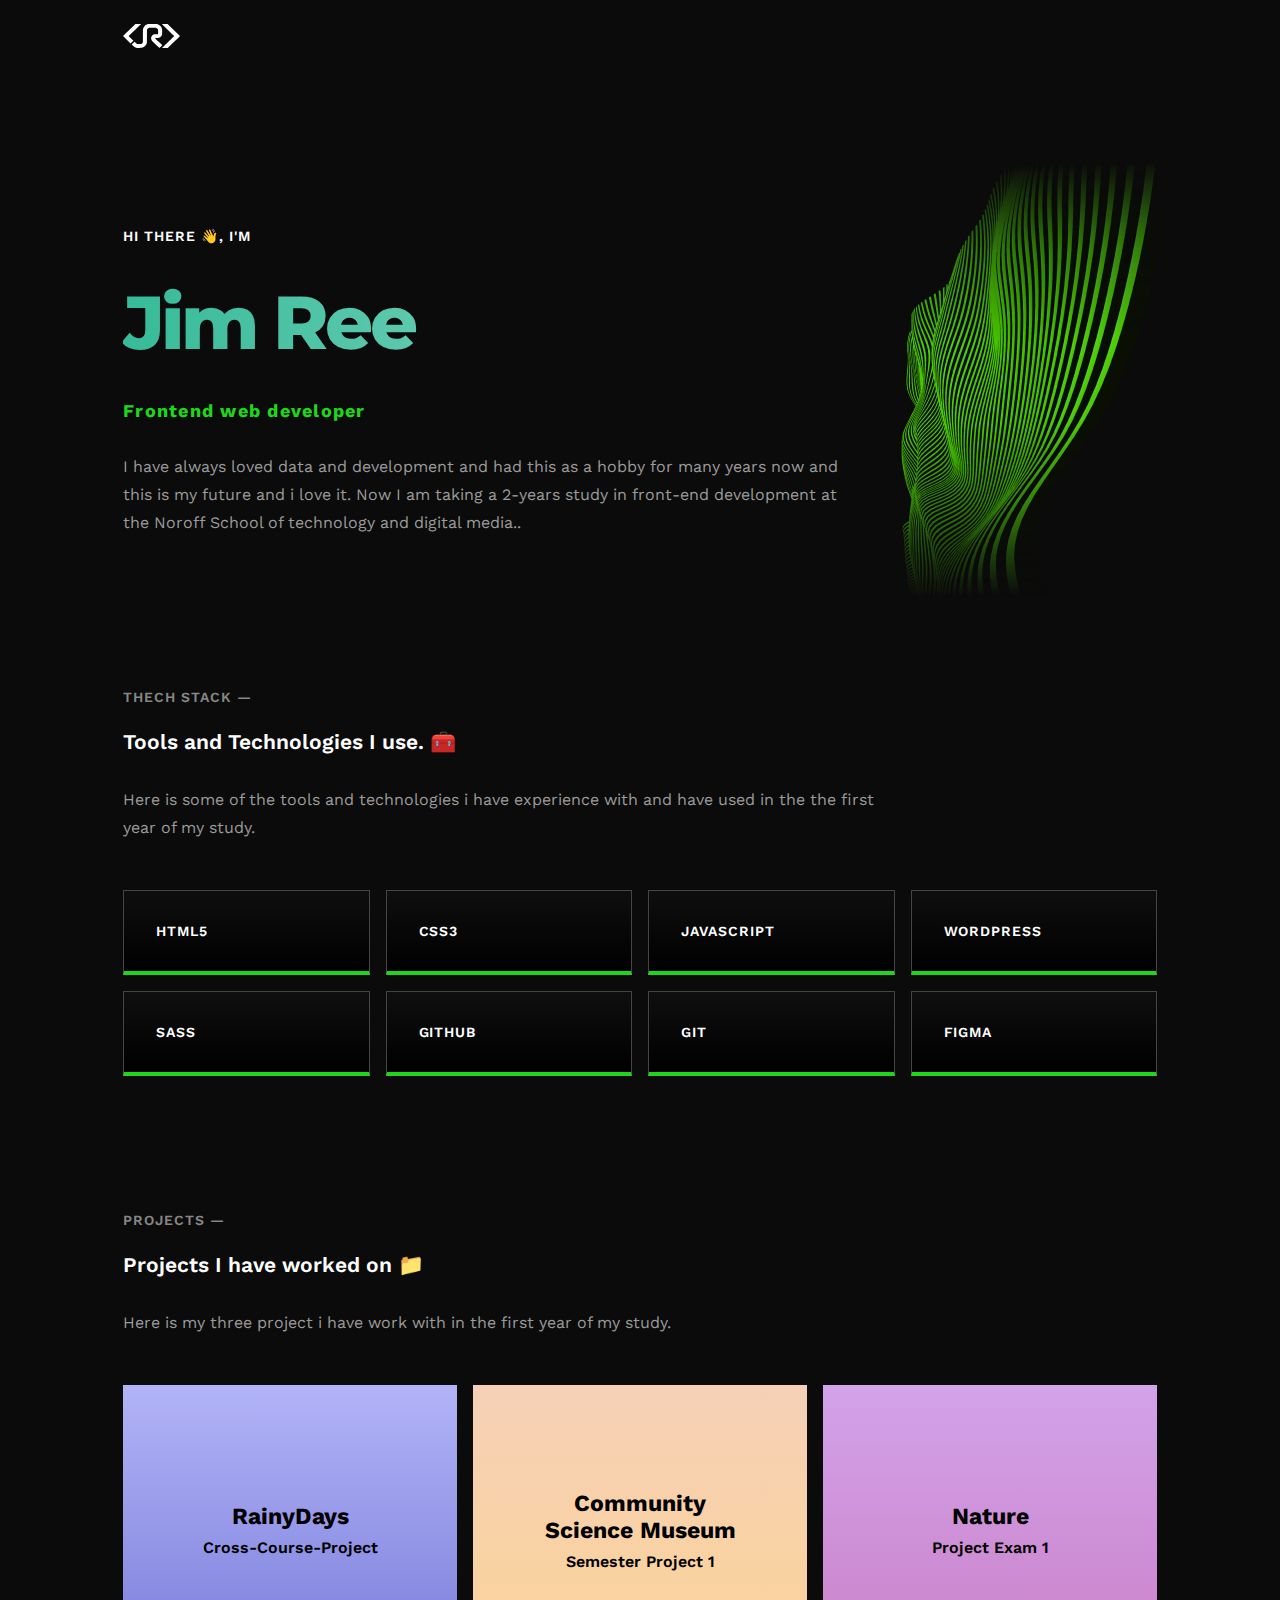
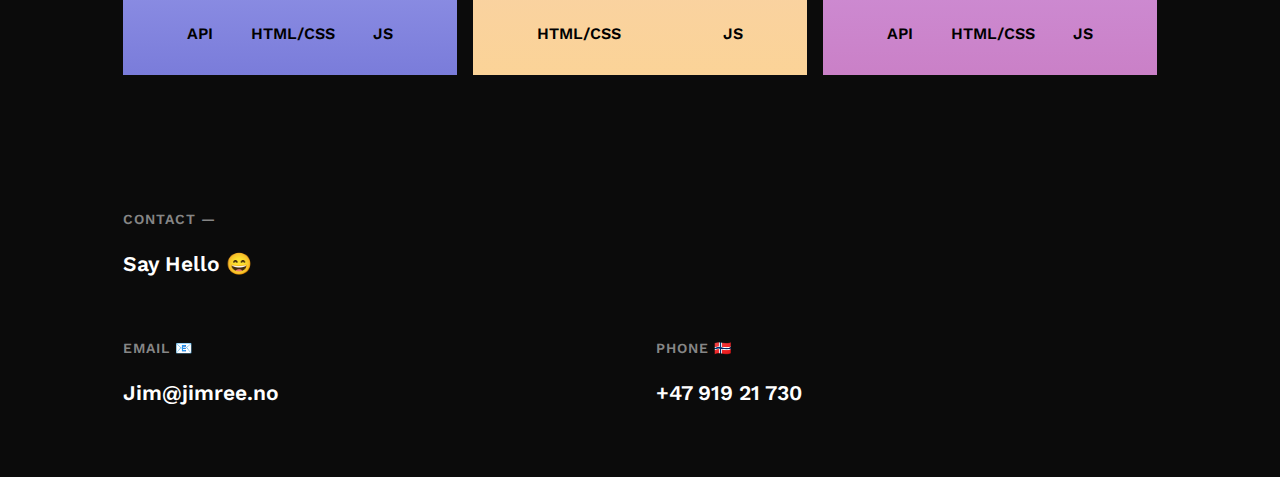
<file: index.html>
<!DOCTYPE html>
<html lang="en">
  <head>
    <meta charset="UTF-8" />
    <meta http-equiv="X-UA-Compatible" content="IE=edge" />
    <title>Jim Ree | Portfolio</title>
    <meta name="viewport" content="width=device-width, initial-scale=1.0" />
    <link rel="stylesheet" href="styles/globals.css" />
    <link rel="stylesheet" href="styles/home.css" />
    <link
      rel="apple-touch-icon"
      sizes="180x180"
      href="/assets/apple-touch-icon.png"
    />
    <link
      rel="icon"
      type="image/png"
      sizes="32x32"
      href="/assets/favicon-32x32.png"
    />
    <link
      rel="icon"
      type="image/png"
      sizes="16x16"
      href="/assets/favicon-16x16.png"
    />
    <link rel="preconnect" href="https://fonts.gstatic.com" />
    <link
      href="https://fonts.googleapis.com/css2?family=Montserrat:wght@700;800&display=swap"
      rel="stylesheet"
    />
    <link
      href="https://fonts.googleapis.com/css2?family=Work+Sans:wght@400;600;700&display=swap"
      rel="stylesheet"
    />
    <link
      rel="stylesheet"
      href="https://cdnjs.cloudflare.com/ajax/libs/font-awesome/5.15.3/css/all.min.css"
      integrity="sha512-iBBXm8fW90+nuLcSKlbmrPcLa0OT92xO1BIsZ+ywDWZCvqsWgccV3gFoRBv0z+8dLJgyAHIhR35VZc2oM/gI1w=="
      crossorigin="anonymous"
      referrerpolicy="no-referrer"
    />
    <link rel="manifest" href="/site.webmanifest" />
    <meta name="theme-color" content="#0b0b0b" />
    <meta name="description" content="Jim Ree Portfolio" />
    <meta
      name="Keywords"
      content="Jim Ree, Portfolio, Front-End Developer, Webutvikler, Software Engineer, Norway, Norge"
    />

    <!--w -->
    <meta property="og:site_name" content="jimree.no" />
    <meta property="og:title" content="Jim Ree Portfolio" />
    <meta
      property="og:description"
      content="I’m a front-end developer based in Norway."
    />
    <meta property="og:image" itemprop="image" content="/assets/card.jpg" />
    <meta property="og:type" content="website" />

    <!--t -->
    <meta name="twitter:card" content="summary_large_image" />
    <meta name="twitter:title" content="jimree.no" />
    <meta
      name="twitter:description"
      content="I’m a front-end developer based in Norway."
    />
    <meta name="twitter:image" content="/assets/card.jpg" />
    <meta name="twitter:app:country" content="No" />
  </head>

  <body>
    <!--navbar -->
    <nav role="navigation" aria-label="navigation">
      <div class="container">
        <div class="flex__between">
          <a href="/" class="nav__logo">
            <img src="assets/Jim-Ree-logo.svg" alt="Jim ree logo" />
          </a>
          <div class="nav__socials">
            <a
              href="https://www.linkedin.com/in/jim-ree/"
              target="_blank"
              rel="noopener noreferrer"
            >
              <span class="fab fa-linkedin-in"></span>
            </a>
            <a
              href="https://www.facebook.com/jimreeyupp76/"
              target="_blank"
              rel="noopener noreferrer"
            >
              <span class="fab fa-facebook-square"></span>
            </a>
          </div>
        </div>
      </div>
    </nav>
    <!--section -->
    <section id="scroll-area">
      <header class="padding__t5">
        <div class="container">
          <div class="hero__content">
            <p class="heading__min">Hi there <span>👋</span>, I'm</p>
            <h1 class="heading__xlg gradients">Jim Ree</h1>
            <p class="heading__neut">Frontend web developer</p>
            <p class="prgh">
              I have always loved data and development and had this as a hobby
              for many years now and this is my future and i love it. Now I am
              taking a 2-years study in front-end development at the Noroff
              School of technology and digital media..
            </p>
          </div>
          <div class="hero__cover">
            <img src="assets/header__img.png" alt="header illustration" />
          </div>
        </div>
      </header>
      <main>
        <section class="padding__t5 container">
          <div class="s01__content">
            <h1 class="heading__min heading__alt">Thech stack &mdash;</h1>
            <h2 class="heading__norm">
              Tools and Technologies I use. <span>🧰</span>
            </h2>
            <p class="prgh">
              Here is some of the tools and technologies i have experience with
              and have used in the the first year of my study.
            </p>
          </div>
          <div class="s01__grid">
            <div class="s01__cardWrapper">
              <div class="s01__cardContent">
                <span class="heading__min">HTML5</span>
                <span class="fab fa-html5"></span>
              </div>
            </div>

            <div class="s01__cardWrapper">
              <div class="s01__cardContent">
                <span class="heading__min">CSS3</span>
                <span class="fab fa-css3-alt"></span>
              </div>
            </div>

            <div class="s01__cardWrapper">
              <div class="s01__cardContent">
                <span class="heading__min">JavaScript</span>
                <span class="fab fa-js"></span>
              </div>
            </div>

            <div class="s01__cardWrapper">
              <div class="s01__cardContent">
                <span class="heading__min">Wordpress</span>
                <span class="fab fa-wordpress"></span>
              </div>
            </div>

            <div class="s01__cardWrapper">
              <div class="s01__cardContent">
                <span class="heading__min">Sass</span>
                <span class="fab fa-sass"></span>
              </div>
            </div>

            <div class="s01__cardWrapper">
              <div class="s01__cardContent">
                <span class="heading__min">Github</span>
                <span class="fab fa-github"></span>
              </div>
            </div>

            <div class="s01__cardWrapper">
              <div class="s01__cardContent">
                <span class="heading__min">Git</span>
                <span class="fab fa-git-alt"></span>
              </div>
            </div>

            <div class="s01__cardWrapper">
              <div class="s01__cardContent">
                <span class="heading__min">Figma</span>
                <span class="fab fa-figma"></span>
              </div>
            </div>
          </div>
        </section>
        <section class="padding__t5 container">
          <div class="s02__content">
            <h1 class="heading__min heading__alt">Projects &mdash;</h1>
            <h2 class="heading__norm">
              Projects I have worked on <span>📁</span>
            </h2>
            <p class="prgh">
              Here is my three project i have work with in the first year of my
              study.
            </p>
          </div>
          <div class="s02__grid">
            <div class="s02__projectCard">
              <ul>
                <li>
                  <a href="report-2.html">
                    <span>report</span>
                    <span class="fas fa-newspaper"></span>
                  </a>
                </li>
                <li>
                  <a
                    href="https://github.com/Yupp76/rd-v2"
                    target="_blank"
                    rel="noopener noreferrer"
                  >
                    <span>github</span>
                    <span class="fab fa-github"></span>
                  </a>
                </li>
                <li>
                  <a
                    href="https://raindays-v2.netlify.app/"
                    target="_blank"
                    rel="noopener noreferrer"
                  >
                    <span>demo</span>
                    <span class="fas fa-external-link-alt"></span>
                  </a>
                </li>
              </ul>
              <div>
                <h3 class="heading__norm">RainyDays</h3>
                <span>Cross-Course-Project</span>
              </div>
              <ul>
                <li>API</li>
                <li>HTML/CSS</li>
                <li>JS</li>
              </ul>
            </div>

            <div class="s02__projectCard">
              <ul>
                <li>
                  <a href="report-1.html">
                    <span>report</span>
                    <span class="fas fa-newspaper"></span>
                  </a>
                </li>
                <li>
                  <a
                    href="https://github.com/Yupp76/csm-v2"
                    target="_blank"
                    rel="noopener noreferrer"
                  >
                    <span>github</span>
                    <span class="fab fa-github"></span>
                  </a>
                </li>
                <li>
                  <a
                    href="https://csm-v2.netlify.app/"
                    target="_blank"
                    rel="noopener noreferrer"
                  >
                    <span>demo</span>
                    <span class="fas fa-external-link-alt"></span>
                  </a>
                </li>
              </ul>
              <div>
                <h3 class="heading__norm">Community Science Museum</h3>
                <span>Semester Project 1</span>
              </div>
              <ul>
                <li>HTML/CSS</li>
                <li>JS</li>
              </ul>
            </div>

            <div class="s02__projectCard">
              <ul>
                <li>
                  <a href="report-3.html">
                    <span>report</span>
                    <span class="fas fa-newspaper"></span>
                  </a>
                </li>
                <li>
                  <a
                    href="https://github.com/Yupp76/nature-v2"
                    target="_blank"
                    rel="noopener noreferrer"
                  >
                    <span>github</span>
                    <span class="fab fa-github"></span>
                  </a>
                </li>
                <li>
                  <a
                    href="https://nature-v2.netlify.app/"
                    target="_blank"
                    rel="noopener noreferrer"
                  >
                    <span>demo</span>
                    <span class="fas fa-external-link-alt"></span>
                  </a>
                </li>
              </ul>
              <div>
                <h3 class="heading__norm">Nature</h3>
                <span>Project Exam 1</span>
              </div>
              <ul>
                <li>API</li>
                <li>HTML/CSS</li>
                <li>JS</li>
              </ul>
            </div>
          </div>
        </section>
      </main>
      <footer class="padding__t5 container">
        <div class="s03__grid">
          <div class="s03__title">
            <h1 class="heading__min heading__alt">Contact &mdash;</h1>
            <h2 class="heading__norm">Say Hello <span>😄</span></h2>
          </div>
          <div class="s03__email">
            <h3 class="heading__min heading__alt">Email <span>📧</span></h3>
            <a class="heading__norm" href="mailto:Jim@jimree.no"
              >Jim@jimree.no</a
            >
          </div>
          <div class="s03__phone">
            <h4 class="heading__min heading__alt">Phone <span>🇳🇴</span></h4>
            <a class="heading__norm" href="tel:+4791921730">+47 919 21 730</a>
          </div>
        </div>
      </footer>
    </section>
    <script src="scripts/smooth-scroll.js"></script>
  </body>
</html>
</file>
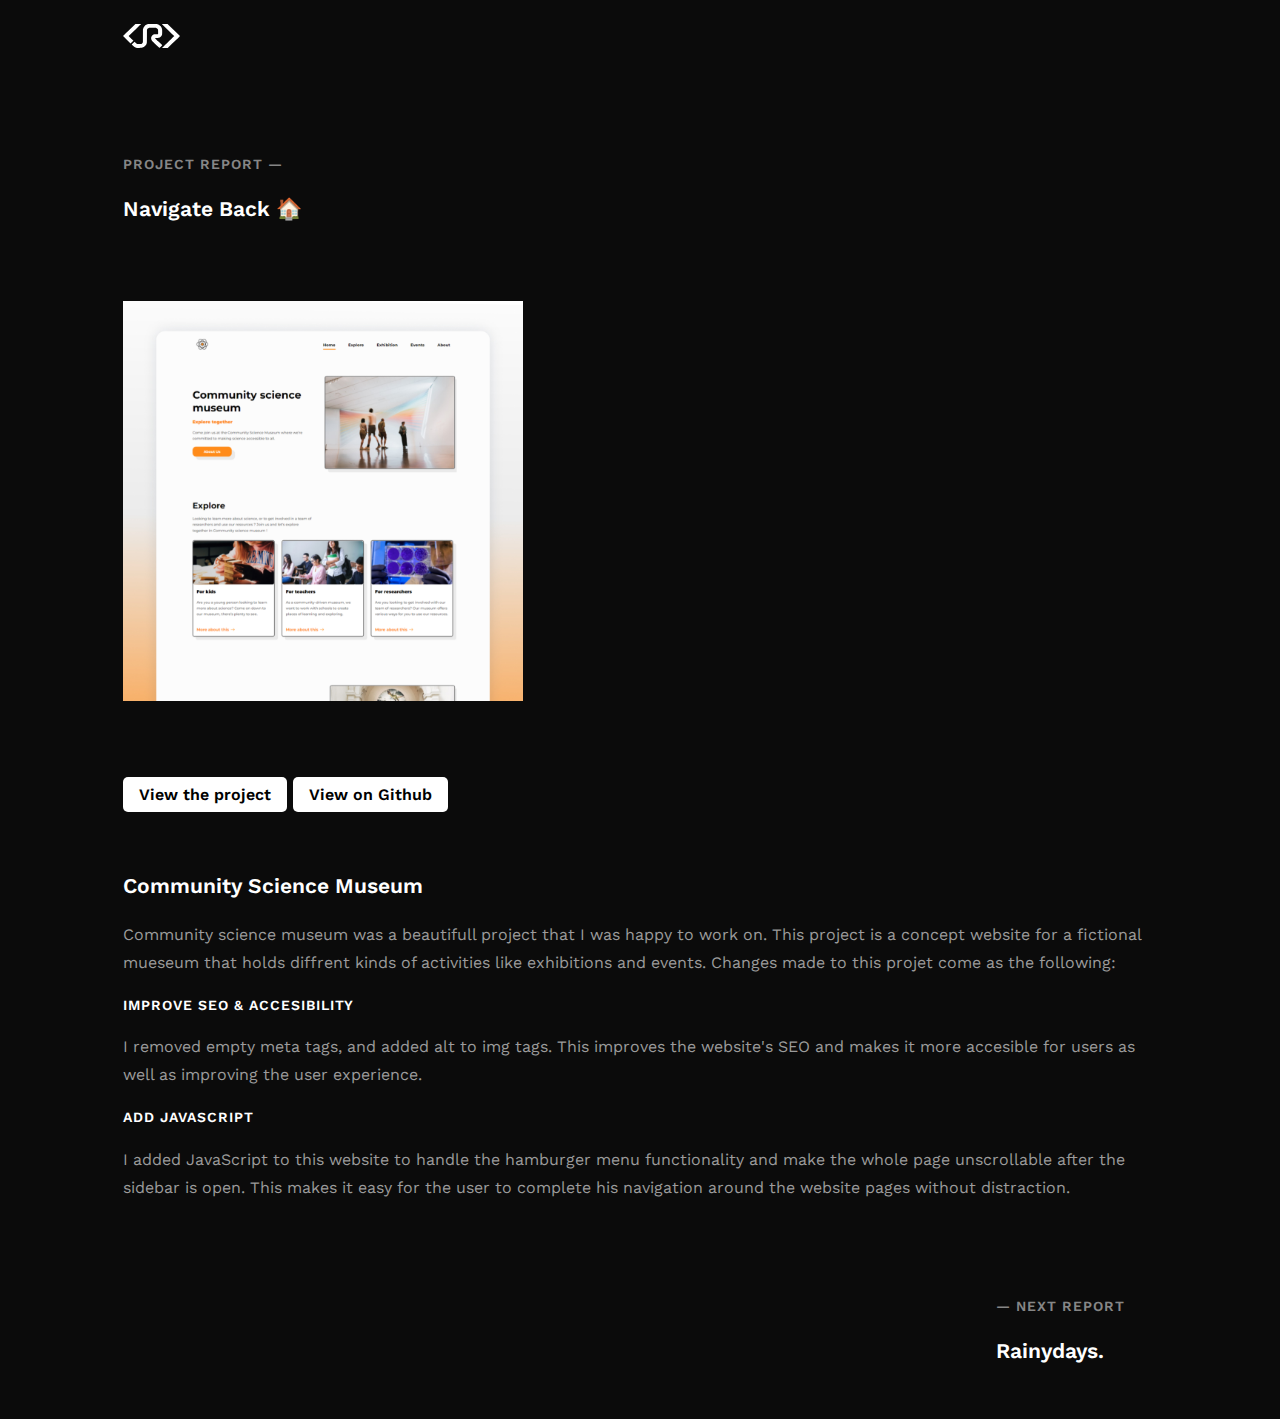
<file: report-1.html>
<!DOCTYPE html>
<html lang="en">
  <head>
    <meta charset="UTF-8" />
    <meta http-equiv="X-UA-Compatible" content="IE=edge" />
    <title>Jim Ree | Community Science Museum</title>
    <meta name="viewport" content="width=device-width, initial-scale=1.0" />
    <link rel="stylesheet" href="styles/globals.css" />
    <link rel="stylesheet" href="styles/project.css" />
    <link
      rel="apple-touch-icon"
      sizes="180x180"
      href="/assets/apple-touch-icon.png"
    />
    <link
      rel="icon"
      type="image/png"
      sizes="32x32"
      href="/assets/favicon-32x32.png"
    />
    <link
      rel="icon"
      type="image/png"
      sizes="16x16"
      href="/assets/favicon-16x16.png"
    />
    <link rel="preconnect" href="https://fonts.gstatic.com" />
    <link
      href="https://fonts.googleapis.com/css2?family=Montserrat:wght@700;800&display=swap"
      rel="stylesheet"
    />
    <link
      href="https://fonts.googleapis.com/css2?family=Work+Sans:wght@400;600;700&display=swap"
      rel="stylesheet"
    />
    <link
      rel="stylesheet"
      href="https://cdnjs.cloudflare.com/ajax/libs/font-awesome/5.15.3/css/all.min.css"
      integrity="sha512-iBBXm8fW90+nuLcSKlbmrPcLa0OT92xO1BIsZ+ywDWZCvqsWgccV3gFoRBv0z+8dLJgyAHIhR35VZc2oM/gI1w=="
      crossorigin="anonymous"
      referrerpolicy="no-referrer"
    />
    <link rel="manifest" href="/site.webmanifest" />
    <meta name="theme-color" content="#0b0b0b" />
    <meta name="description" content="Jim Ree Project report" />
    <meta
      name="Keywords"
      content="Jim Ree, Portfolio, Front-End Developer, Webutvikler, Software Engineer, Norway, Norge"
    />

    <!--w -->
    <meta property="og:site_name" content="jimree.no" />
    <meta
      property="og:title"
      content="Jim Ree Community Science Museum report"
    />
    <meta
      property="og:description"
      content="Community Science Museum project report."
    />
    <meta property="og:image" itemprop="image" content="/assets/card.jpg" />
    <meta property="og:type" content="website" />

    <!--t -->
    <meta name="twitter:card" content="summary_large_image" />
    <meta name="twitter:title" content="jimree.no" />
    <meta
      name="twitter:description"
      content="Community Science Museum project report"
    />
    <meta name="twitter:image" content="/assets/report_cover_1.jpg" />
    <meta name="twitter:app:country" content="No" />
  </head>

  <body>
    <!--navbar -->
    <nav role="navigation" aria-label="navigation">
      <div class="container">
        <div class="flex__between">
          <a href="/" class="nav__logo">
            <img src="assets/Jim-Ree-logo.svg" alt="Jim ree logo" />
          </a>
          <div class="nav__socials">
            <a
              href="https://www.linkedin.com/in/jim-ree/"
              target="_blank"
              rel="noopener noreferrer"
            >
              <span class="fab fa-linkedin-in"></span>
            </a>
            <a
              href="https://www.facebook.com/jimreeyupp76/"
              target="_blank"
              rel="noopener noreferrer"
            >
              <span class="fab fa-facebook-square"></span>
            </a>
          </div>
        </div>
      </div>
    </nav>
    <!--section -->
    <section id="scroll-area">
      <main class="padding__t5 container">
        <div class="s01__head">
          <h1 class="heading__min heading__alt">Project Report &mdash;</h1>
          <a href="/" class="heading__norm"
            ><span class="fas fa-arrow-left"></span> Navigate Back
            <span>🏠</span></a
          >
        </div>
        <div class="padding__t5 s01__cover">
          <img
            src="assets/report_cover_1.jpg"
            alt="Rainydays Website illustration"
          />
        </div>
        <div class="s01__content padding__t5">
          <ul class="s01__buttons">
            <li>
              <a
                href="https://csm-v2.netlify.app/"
                target="_blank"
                rel="noopener noreferrer"
                class="btn__bw"
              >
                View the project
              </a>
            </li>
            <li>
              <a
                href="https://github.com/Yupp76/csm-v2"
                target="_blank"
                rel="noopener noreferrer"
                class="btn__bw"
              >
                View on Github
              </a>
            </li>
          </ul>
          <div class="prgh">
            <h2 class="heading__norm">Community Science Museum</h2>
            <p>
              Community science museum was a beautifull project that I was happy
              to work on. This project is a concept website for a fictional
              mueseum that holds diffrent kinds of activities like exhibitions
              and events. Changes made to this projet come as the following:
            </p>
            <h3 class="heading__min heading__sm">Improve SEO & accesibility</h3>
            <p>
              I removed empty meta tags, and added alt to img tags. This
              improves the website's SEO and makes it more accesible for users
              as well as improving the user experience.
            </p>
            <h3 class="heading__min heading__sm">Add JavaScript</h3>
            <p>
              I added JavaScript to this website to handle the hamburger menu
              functionality and make the whole page unscrollable after the
              sidebar is open. This makes it easy for the user to complete his
              navigation around the website pages without distraction.
            </p>
          </div>
        </div>
      </main>
      <footer>
        <nav class="projects__nav container" role="navigation">
          <ul class="rightside">
            <li>
              <span class="heading__min heading__alt">&mdash; Next Report</span>
              <a href="report-2.html" class="heading__norm"
                >Rainydays. <span class="fas fa-arrow-right"></span
              ></a>
            </li>
          </ul>
        </nav>
      </footer>
    </section>

    <script src="scripts/smooth-scroll.js"></script>
  </body>
</html>
</file>
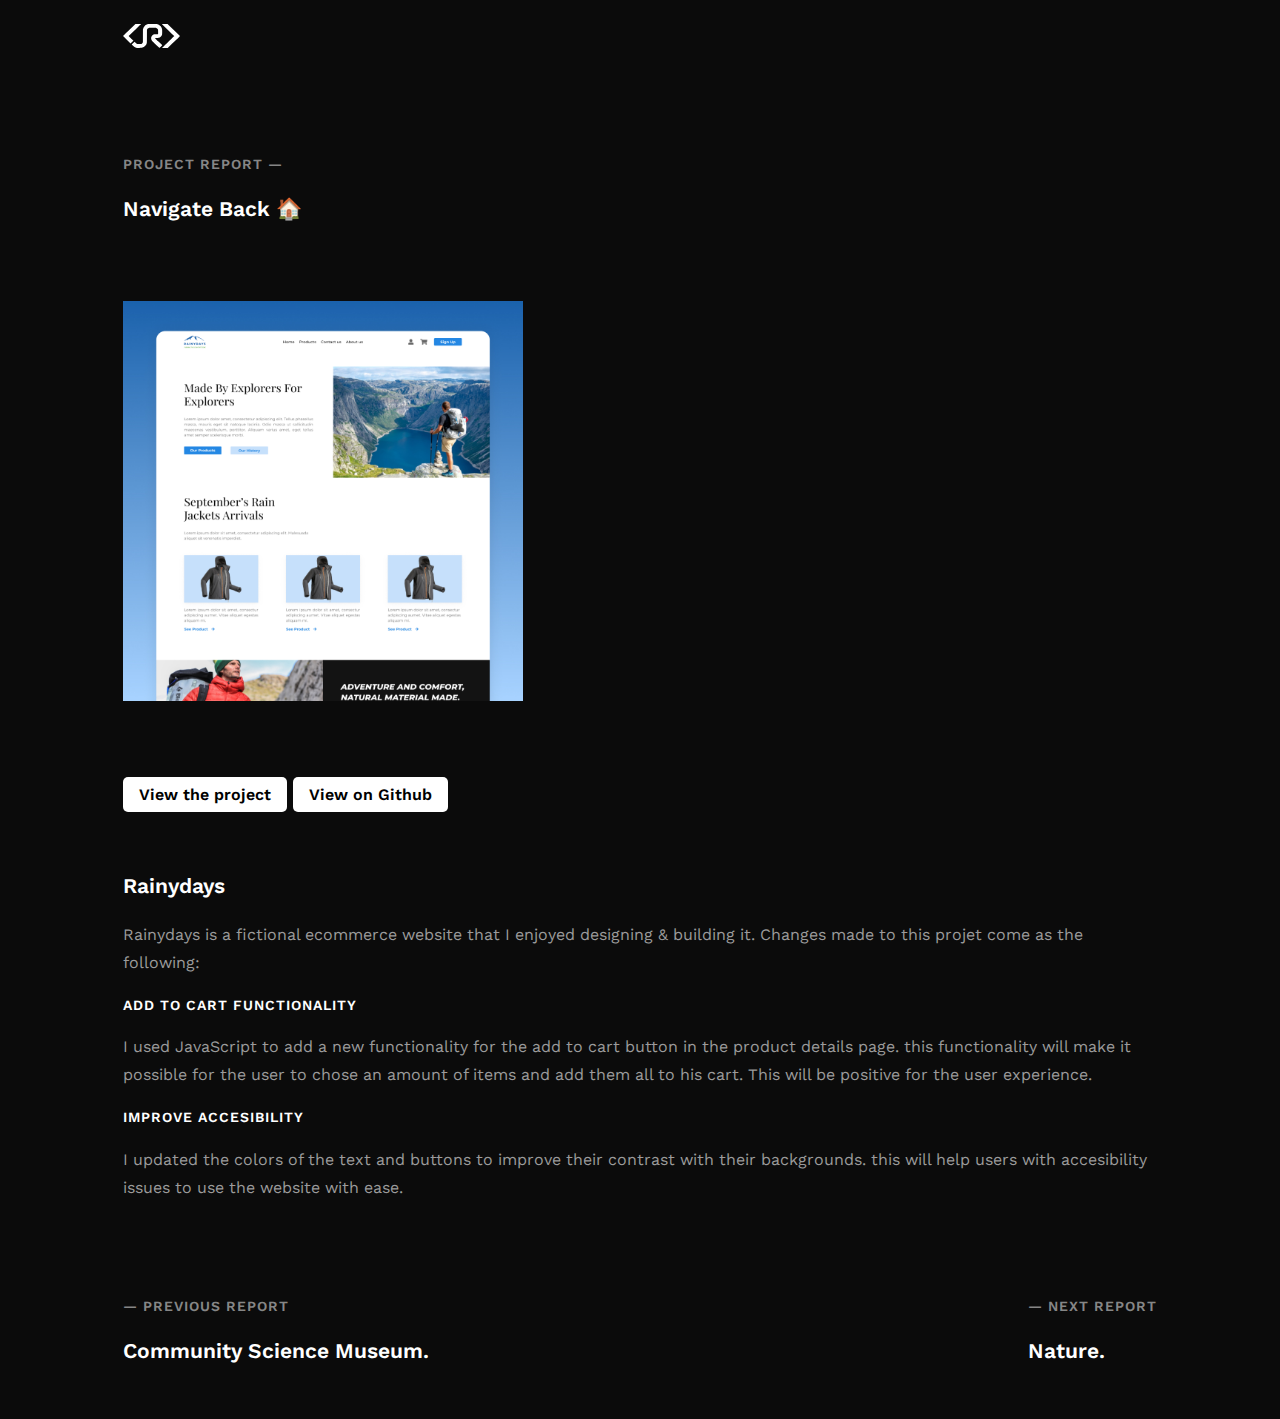
<file: report-2.html>
<!DOCTYPE html>
<html lang="en">
  <head>
    <meta charset="UTF-8" />
    <meta http-equiv="X-UA-Compatible" content="IE=edge" />
    <title>Jim Ree | Rainydays</title>
    <meta name="viewport" content="width=device-width, initial-scale=1.0" />
    <link rel="stylesheet" href="styles/globals.css" />
    <link rel="stylesheet" href="styles/project.css" />
    <link
      rel="apple-touch-icon"
      sizes="180x180"
      href="/assets/apple-touch-icon.png"
    />
    <link
      rel="icon"
      type="image/png"
      sizes="32x32"
      href="/assets/favicon-32x32.png"
    />
    <link
      rel="icon"
      type="image/png"
      sizes="16x16"
      href="/assets/favicon-16x16.png"
    />
    <link rel="preconnect" href="https://fonts.gstatic.com" />
    <link
      href="https://fonts.googleapis.com/css2?family=Montserrat:wght@700;800&display=swap"
      rel="stylesheet"
    />
    <link
      href="https://fonts.googleapis.com/css2?family=Work+Sans:wght@400;600;700&display=swap"
      rel="stylesheet"
    />
    <link
      rel="stylesheet"
      href="https://cdnjs.cloudflare.com/ajax/libs/font-awesome/5.15.3/css/all.min.css"
      integrity="sha512-iBBXm8fW90+nuLcSKlbmrPcLa0OT92xO1BIsZ+ywDWZCvqsWgccV3gFoRBv0z+8dLJgyAHIhR35VZc2oM/gI1w=="
      crossorigin="anonymous"
      referrerpolicy="no-referrer"
    />
    <link rel="manifest" href="/site.webmanifest" />
    <meta name="theme-color" content="#0b0b0b" />
    <meta name="description" content="Jim Ree Project report" />
    <meta
      name="Keywords"
      content="Jim Ree, Portfolio, Front-End Developer, Webutvikler, Software Engineer, Norway, Norge"
    />

    <!--w -->
    <meta property="og:site_name" content="jimree.no" />
    <meta property="og:title" content="Jim Ree Rainydays report" />
    <meta property="og:description" content="Rainydays project report." />
    <meta
      property="og:image"
      itemprop="image"
      content="/assets/report_cover_2.jpg"
    />
    <meta property="og:type" content="website" />

    <!--t -->
    <meta name="twitter:card" content="summary_large_image" />
    <meta name="twitter:title" content="jimree.no" />
    <meta name="twitter:description" content="Rainydays project report" />
    <meta name="twitter:image" content="/assets/report_cover_2.jpg" />
    <meta name="twitter:app:country" content="No" />
  </head>

  <body>
    <!--navbar -->
    <nav role="navigation" aria-label="navigation">
      <div class="container">
        <div class="flex__between">
          <a href="/" class="nav__logo">
            <img src="assets/Jim-Ree-logo.svg" alt="Jim ree logo" />
          </a>
          <div class="nav__socials">
            <a
              href="https://www.linkedin.com/in/jim-ree/"
              target="_blank"
              rel="noopener noreferrer"
            >
              <span class="fab fa-linkedin-in"></span>
            </a>
            <a
              href="https://www.facebook.com/jimreeyupp76/"
              target="_blank"
              rel="noopener noreferrer"
            >
              <span class="fab fa-facebook-square"></span>
            </a>
          </div>
        </div>
      </div>
    </nav>
    <!--section -->
    <section id="scroll-area">
      <main class="padding__t5 container">
        <div class="s01__head">
          <h1 class="heading__min heading__alt">Project Report &mdash;</h1>
          <a href="/" class="heading__norm"
            ><span class="fas fa-arrow-left"></span> Navigate Back
            <span>🏠</span></a
          >
        </div>
        <div class="padding__t5 s01__cover">
          <img
            src="assets/report_cover_2.jpg"
            alt="Nature Website illustration"
          />
        </div>
        <div class="s01__content padding__t5">
          <ul class="s01__buttons">
            <li>
              <a
                href="https://raindays-v2.netlify.app/"
                target="_blank"
                rel="noopener noreferrer"
                class="btn__bw"
              >
                View the project
              </a>
            </li>
            <li>
              <a
                href="https://github.com/Yupp76/rd-v2"
                target="_blank"
                rel="noopener noreferrer"
                class="btn__bw"
              >
                View on Github
              </a>
            </li>
          </ul>
          <div class="prgh">
            <h2 class="heading__norm">Rainydays</h2>
            <p>
              Rainydays is a fictional ecommerce website that I enjoyed
              designing & building it. Changes made to this projet come as the
              following:
            </p>
            <h3 class="heading__min heading__sm">Add to cart functionality</h3>
            <p>
              I used JavaScript to add a new functionality for the add to cart
              button in the product details page. this functionality will make
              it possible for the user to chose an amount of items and add them
              all to his cart. This will be positive for the user experience.
            </p>
            <h3 class="heading__min heading__sm">Improve accesibility</h3>
            <p>
              I updated the colors of the text and buttons to improve their
              contrast with their backgrounds. this will help users with
              accesibility issues to use the website with ease.
            </p>
          </div>
        </div>
      </main>
      <footer>
        <nav class="projects__nav container" role="navigation">
          <ul>
            <li>
              <span class="heading__min heading__alt"
                >&mdash; Previous report</span
              >
              <a href="report-1.html" class="heading__norm">
                <span class="fas fa-arrow-left"></span> Community Science
                Museum.</a
              >
            </li>
            <li>
              <span class="heading__min heading__alt">&mdash; Next report</span>
              <a href="report-3.html" class="heading__norm">
                Nature. <span class="fas fa-arrow-right"></span>
              </a>
            </li>
          </ul>
        </nav>
      </footer>
    </section>

    <script src="scripts/smooth-scroll.js"></script>
  </body>
</html>
</file>
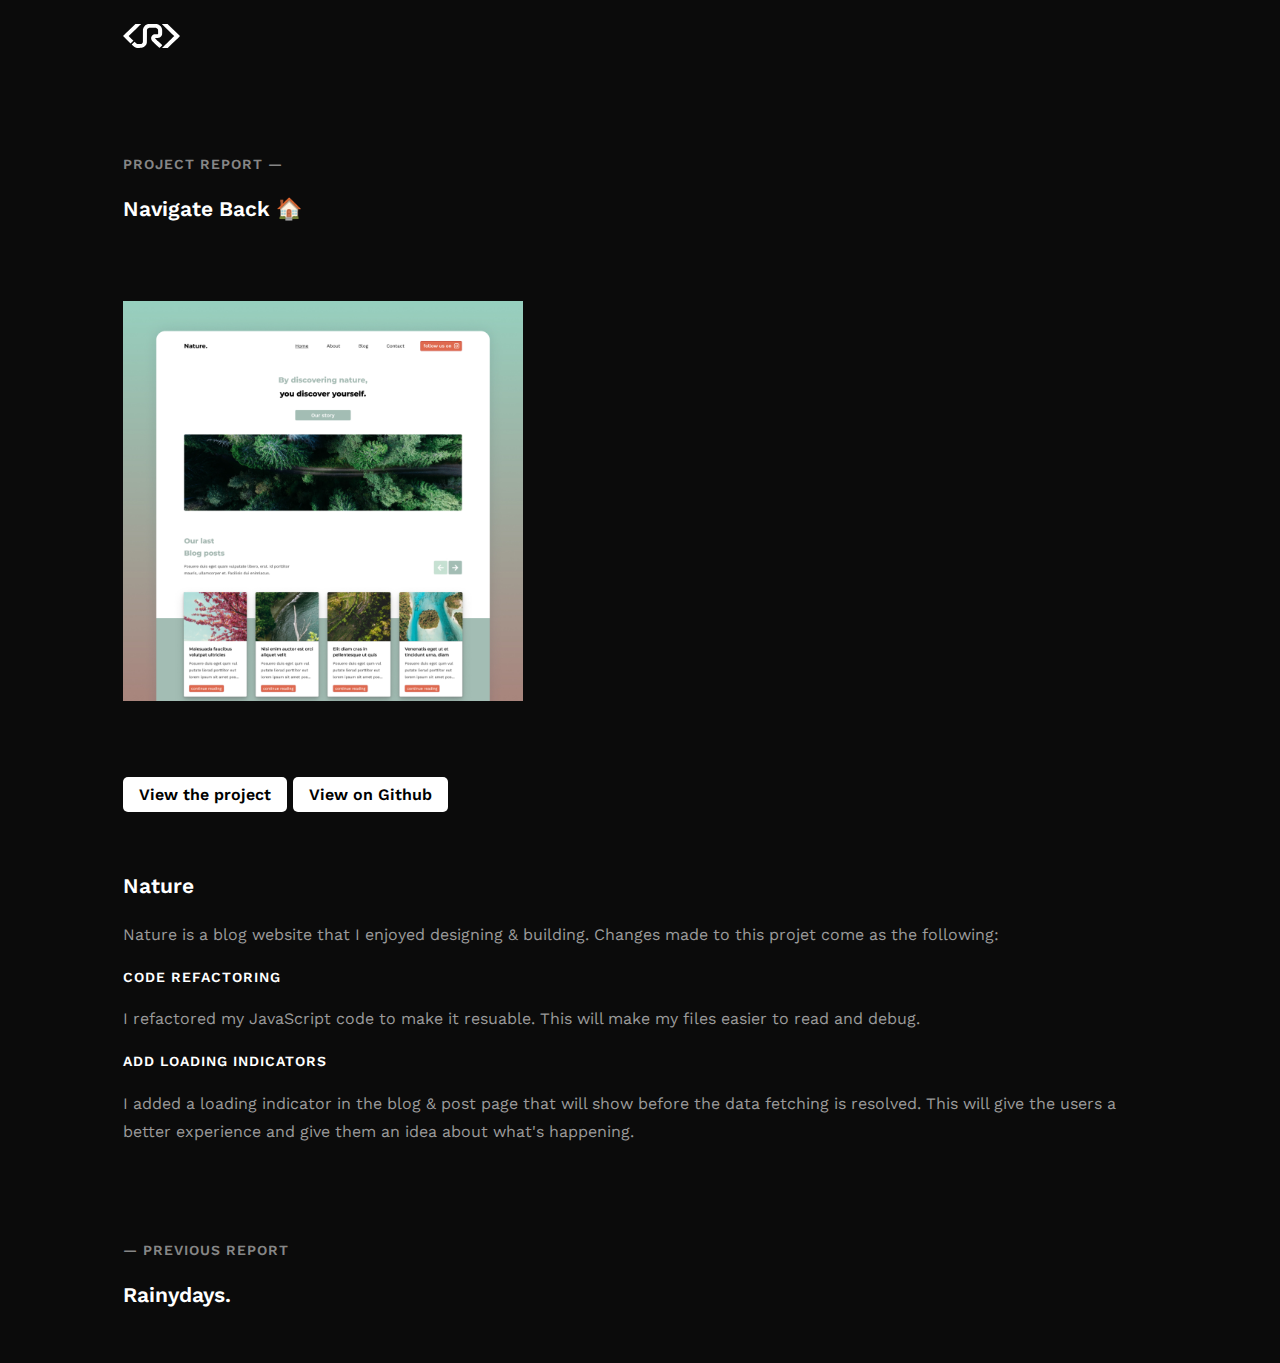
<file: report-3.html>
<!DOCTYPE html>
<html lang="en">
  <head>
    <meta charset="UTF-8" />
    <meta http-equiv="X-UA-Compatible" content="IE=edge" />
    <title>Jim Ree | Nature</title>
    <meta name="viewport" content="width=device-width, initial-scale=1.0" />
    <link rel="stylesheet" href="styles/globals.css" />
    <link rel="stylesheet" href="styles/project.css" />
    <link
      rel="apple-touch-icon"
      sizes="180x180"
      href="/assets/apple-touch-icon.png"
    />
    <link
      rel="icon"
      type="image/png"
      sizes="32x32"
      href="/assets/favicon-32x32.png"
    />
    <link
      rel="icon"
      type="image/png"
      sizes="16x16"
      href="/assets/favicon-16x16.png"
    />
    <link rel="preconnect" href="https://fonts.gstatic.com" />
    <link
      href="https://fonts.googleapis.com/css2?family=Montserrat:wght@700;800&display=swap"
      rel="stylesheet"
    />
    <link
      href="https://fonts.googleapis.com/css2?family=Work+Sans:wght@400;600;700&display=swap"
      rel="stylesheet"
    />
    <link
      rel="stylesheet"
      href="https://cdnjs.cloudflare.com/ajax/libs/font-awesome/5.15.3/css/all.min.css"
      integrity="sha512-iBBXm8fW90+nuLcSKlbmrPcLa0OT92xO1BIsZ+ywDWZCvqsWgccV3gFoRBv0z+8dLJgyAHIhR35VZc2oM/gI1w=="
      crossorigin="anonymous"
      referrerpolicy="no-referrer"
    />
    <link rel="manifest" href="/site.webmanifest" />
    <meta name="theme-color" content="#0b0b0b" />
    <meta name="description" content="Jim Ree Project report" />
    <meta
      name="Keywords"
      content="Jim Ree, Portfolio, Front-End Developer, Webutvikler, Software Engineer, Norway, Norge"
    />

    <!--w -->
    <meta property="og:site_name" content="jimree.no" />
    <meta property="og:title" content="Jim Ree Nature blog report" />
    <meta property="og:description" content="Nature blog website report" />
    <meta
      property="og:image"
      itemprop="image"
      content="/assets/report_cover_3.jpg"
    />
    <meta property="og:type" content="website" />

    <!--t -->
    <meta name="twitter:card" content="summary_large_image" />
    <meta name="twitter:title" content="jimree.no" />
    <meta name="twitter:description" content="Nature blog website report" />
    <meta name="twitter:image" content="/assets/report_cover_3.jpg" />
    <meta name="twitter:app:country" content="No" />
  </head>

  <body>
    <!--navbar -->
    <nav role="navigation" aria-label="navigation">
      <div class="container">
        <div class="flex__between">
          <a href="/" class="nav__logo">
            <img src="assets/Jim-Ree-logo.svg" alt="Jim ree logo" />
          </a>
          <div class="nav__socials">
            <a
              href="https://www.linkedin.com/in/jim-ree/"
              target="_blank"
              rel="noopener noreferrer"
            >
              <span class="fab fa-linkedin-in"></span>
            </a>
            <a
              href="https://www.facebook.com/jimreeyupp76/"
              target="_blank"
              rel="noopener noreferrer"
            >
              <span class="fab fa-facebook-square"></span>
            </a>
          </div>
        </div>
      </div>
    </nav>
    <!--section -->
    <section id="scroll-area">
      <main class="padding__t5 container">
        <div class="s01__head">
          <h1 class="heading__min heading__alt">Project Report &mdash;</h1>
          <a href="/" class="heading__norm"
            ><span class="fas fa-arrow-left"></span> Navigate Back
            <span>🏠</span></a
          >
        </div>
        <div class="padding__t5 s01__cover">
          <img
            src="assets/report_cover_3.jpg"
            alt="Rainydays Website illustration"
          />
        </div>
        <div class="s01__content padding__t5">
          <ul class="s01__buttons">
            <li>
              <a
                href="https://nature-v2.netlify.app/"
                target="_blank"
                rel="noopener noreferrer"
                class="btn__bw"
              >
                View the project
              </a>
            </li>
            <li>
              <a
                href="https://github.com/Yupp76/nature-v2"
                target="_blank"
                rel="noopener noreferrer"
                class="btn__bw"
              >
                View on Github
              </a>
            </li>
          </ul>
          <div class="prgh">
            <h1 class="heading__norm">Nature</h1>
            <p>
              Nature is a blog website that I enjoyed designing & building.
              Changes made to this projet come as the following:
            </p>
            <h3 class="heading__min heading__sm">Code refactoring</h3>
            <p>
              I refactored my JavaScript code to make it resuable. This will
              make my files easier to read and debug.
            </p>
            <h3 class="heading__min heading__sm">Add loading indicators</h3>
            <p>
              I added a loading indicator in the blog & post page that will show
              before the data fetching is resolved. This will give the users a
              better experience and give them an idea about what's happening.
            </p>
          </div>
        </div>
      </main>
      <footer>
        <nav class="projects__nav container" role="navigation">
          <ul class="rightleft">
            <li>
              <span class="heading__min heading__alt"
                >&mdash; Previous Report</span
              >
              <a href="report-2.html" class="heading__norm"
                ><span class="fas fa-arrow-left"></span> Rainydays.</a
              >
            </li>
          </ul>
        </nav>
      </footer>
    </section>

    <script src="scripts/smooth-scroll.js"></script>
  </body>
</html>
</file>
<file: styles/globals.css>
:root {
  --font-main: "Montserrat", "Lucida Sans", "Lucida Sans Regular",
    "Lucida Grande", "Lucida Sans Unicode", Geneva, Verdana, sans-serif;
  --font-sec: "Work Sans", Arial, Helvetica, sans-serif;
  --bg-color: #0b0b0b;
  --green-color: #20d61d;
  --text-alt: #868686;
  --text-prgh: #9b9b9b;
}

*,
*::before,
*::after {
  margin: 0;
  padding: 0;
  box-sizing: inherit;
  text-decoration: none;
  list-style: none;
}


html {
  font-family: var(--font-sec);
  box-sizing: border-box;
  text-rendering: optimizeLegibility;
  -webkit-font-smoothing: antialiased;
  -moz-osx-font-smoothing: grayscale;
  scroll-behavior: smooth;
  width: 100%;
  height: 100%;
}

body {
    background-color: var(--bg-color);
}

/*Layouts **************************************************************************************************/

.container {
  max-width: 1050px;
  width: 100%;
  height: 100%;
  margin: auto;
  padding: 0.5rem;
}

.flex__between {
  display: flex;
  align-items: center;
  justify-content: space-between;
}

.padding__t5 {
    padding-top: 5rem;
}

.smooth-scroll-wrapper {
  position: relative;
  width: 100vw;
}

section.smooth-scroll-wrapper {
    transition: transform 0.5s ease-out;
    will-change: transform;
}

/*Typography ***********************************************************************************************/

.heading__min {
  text-transform: uppercase;
  letter-spacing: 0.07em;
  font-weight: 600;
  font-size: 14px;
  color: white;
}

.heading__neut {
  color: var(--green-color);
  letter-spacing: 00.07em;
  font-weight: 700;
  font-size: 18px;
  margin-bottom: 2rem;
}

.heading__alt {
    color: var(--text-alt);
    margin-bottom: 1.5rem;
    display: block;
}

.heading__norm {
  font-weight: 600;
  font-size: 21px;
  color: white;
  margin-bottom: 2rem;
}

.heading__lg {
  font-weight: 700;
  font-size: 22px;
  color: #000000;
}

.heading__xlg {
  font-family: var(--font-main);
  font-weight: 800;
  font-size: 75px;
  margin: 2rem 0;
  color: #000000;
  letter-spacing: -0.05em;
}

.prgh {
    line-height: 1.75;
    color: var(--text-prgh);
    font-size: 16px;
}

.gradients {
  background: linear-gradient(
    271deg,
    #36bb99,
    #e5e818,
    #ffffff,
    #ffffff,
    #ee5805,
    #610ac7,
    #36bb99,
    #e5e818,    
    #ffffff,
    #36bb99
  );
  background-size: 1900% 1900%;
  -webkit-animation: animatedGradient 20s ease infinite;
  -moz-animation: animatedGradient 20s ease infinite;
  animation: animatedGradient 20s ease infinite;
  -webkit-background-clip: text;
  background-clip: text;
  -webkit-text-fill-color: transparent;   
}

@-webkit-keyframes animatedGradient {
  0% {
    background-position: 0% 50%;
  }
  50% {
    background-position: 100% 51%;
  }
  100% {
    background-position: 0% 50%;
  }
}
@-moz-keyframes animatedGradient {
  0% {
    background-position: 0% 50%;
  }
  50% {
    background-position: 100% 51%;
  }
  100% {
    background-position: 0% 50%;
  }
}
@keyframes animatedGradient {
  0% {
    background-position: 0% 50%;
  }
  50% {
    background-position: 100% 51%;
  }
  100% {
    background-position: 0% 50%;
  }
}

/* Navbar ******************************************************************************************************/

nav {
    padding: 1rem 0;
}

nav .nav__socials a {
    color: white;
    font-size: 18px;
    transition: color .4s ease-out;
}

nav .nav__socials a:hover {
    color: var(--green-color);
}

nav .nav__socials a:first-child {
    margin-right: 1rem;
}


@media screen and (max-width: 500px){  
  nav .nav__socials a {
    color: white;
    font-size: 25px;
  } 
  .padding__t5 {
    padding-top: 2.5rem;
  }
}
</file>
<file: styles/home.css>
body {
  height: 1500px;
}

header .container {
  display: grid;
  grid-template-columns: 1fr auto;
  align-items: center;
}

header .hero__content {
  margin-right: 1.5rem;
}

.s01__content .prgh,
.s02__content .prgh {
  max-width: 768px;
}

.s01__grid,
.s02__grid {
  display: grid;
  margin: 3rem 0;
  gap: 1rem;
}

.s01__grid {  
  grid-template-columns: repeat(4, 1fr);
}

.s02__grid {
  grid-template-columns: repeat(3, 1fr);
}

@media screen and (max-width: 925px) {
  .s02__grid {
    grid-template-columns: repeat(2, 1fr);
  }
}

@media screen and (max-width: 870px) {
  .s01__grid {
    grid-template-columns: repeat(3, 1fr);
  }
}

@media screen and (max-width: 770px) {
  header .hero__cover {
    display: none;
  }
}

@media screen and (max-width: 650px) {
  .s01__grid {
    grid-template-columns: repeat(2, 1fr);
  }
  .s02__grid {
    grid-template-columns: repeat(1, 1fr);
  }
}

@media screen and (max-width: 450px) {
  .s01__grid {
    grid-template-columns: repeat(1, 1fr);
  }
  .s03__phone {    
    grid-area: 3/1/3/3;
  }
}

.s01__grid .s01__cardContent {
  width: 100%;
  display: flex;
  height: 100%;
  padding: 2rem;
  border: 1px solid #454545;
  border-bottom: 4px solid var(--green-color);
  background: linear-gradient(180deg, rgba(0, 0, 0, 0.88) 0%, #000000 100%),
    #777777;
  align-items: center;
  justify-content: space-between;
}

.s01__grid .s01__cardContent span:last-child {
    font-size: 30px;
    color: white;
}

.s02__projectCard {
  height: 290px;
  display: flex;
  flex-direction: column;
  padding: 2rem;
  min-height: 230px;
  align-items: flex-start;
  justify-content: space-between;
  font-weight: 600;
}

.s02__projectCard ul {
  display: flex;
  width: 100%;
  align-items: center;
  justify-content: space-between;
}

.s02__projectCard ul:first-child li a {
  display: flex;
  align-items: center;
  justify-content: center;
  color: black;
}

.s02__projectCard ul:first-child li a span:first-child {
  width: 0%;
  display: block;
  overflow: hidden;
  transition: all 0.4s ease-out;
  transform-origin: left;
  margin-right: 0.5rem;
}

.s02__projectCard ul:first-child li a:hover span:first-child {
  width: 100%;
  text-decoration: underline;
}

.s02__projectCard ul:first-child li a span:last-child {
  font-size: 20px;
  display: contents;
}

.s02__projectCard:nth-child(1) {
  background: linear-gradient(180deg, rgba(162, 164, 255, 0.74) 0%, #7A7CDA 100%), #E0E0E0;
}
.s02__projectCard:nth-child(2) {
  background: linear-gradient(180deg, rgba(255, 245, 211, 0.74) 0%, #FBD397 100%), #DB6666;
}
.s02__projectCard:nth-child(3) {
  background: linear-gradient(180deg, rgba(206, 141, 237, 0.74) 0%, #CA80C7 100%), #E0E0E0;
}

.s02__projectCard .heading__norm {
  margin: 0;
  color: black;
  font-size: 23px;
  font-weight: 700;
  padding: 0 2rem;
}

.s02__projectCard ul li.disabled {
  pointer-events: none;
  opacity: 0.5;
}

.s02__projectCard ul:last-child {
  padding: 0 2rem;
}

.s02__projectCard div {
  align-self: center;
  justify-self: center;
  text-align: center;
}

.s02__projectCard div span {
    padding: 0 2rem;
    margin-top: 0.5rem;
    display: block;
    font-size: 16px;
    font-weight: 600;
}

.s03__grid {
  display: grid;
  grid-template-columns: repeat(2, 1fr);
  gap: 2rem;
  padding-bottom: 4rem;
}

.s03__title {
  grid-area: 1/1/2/3;
}

@media screen and (max-width: 425px) {
  .heading__xlg {
    font-size: 67px;
  }
}
</file>
<file: styles/project.css>
body {
    height: 900px;
}

.s01__cover img {
    width: 400px;
    object-fit: cover;
    height: 400px;
    object-position: center;
    background: lightgray;
}

.heading__norm .fas {
    font-size: 17px;
}

footer {
    margin-top: 3rem;
    padding-bottom: 3rem;
}

.projects__nav ul {
    display: flex;
    justify-content: space-between;
    flex-wrap: wrap;
}

.projects__nav ul.leftside {
    align-items: flex-start;
    justify-content: flex-start;
}

.projects__nav ul.rightside {    
    align-items: flex-start;
    justify-content: flex-end;
}

.projects__nav ul li {
    margin-top: 2rem;
}

.projects__nav ul li:first-child {
    margin-right: 2rem;
}

ul.s01__buttons a {
    transition: background-color 0.4s ease-out;
    background: white;
    padding: .5rem 1rem;
    border-radius: 5px;
    font-weight: 600;
    color: black;
}

ul.s01__buttons a:hover, 
ul.s01__buttons a:focus {
    background: #c4c4c4;
}

ul.s01__buttons {
    width: 325px;
    display: flex;
    align-items: center;
    justify-content: space-between;
    margin-bottom: 4rem;
}

.heading__sm {
    color: white;
    margin: 1rem 0;
}

.heading__norm {
    margin-bottom: 1rem;
}

@media screen and (max-width: 500px) {
    .s01__cover img {
        width: 100%;
        height: 350px;
    }
}
</file>
